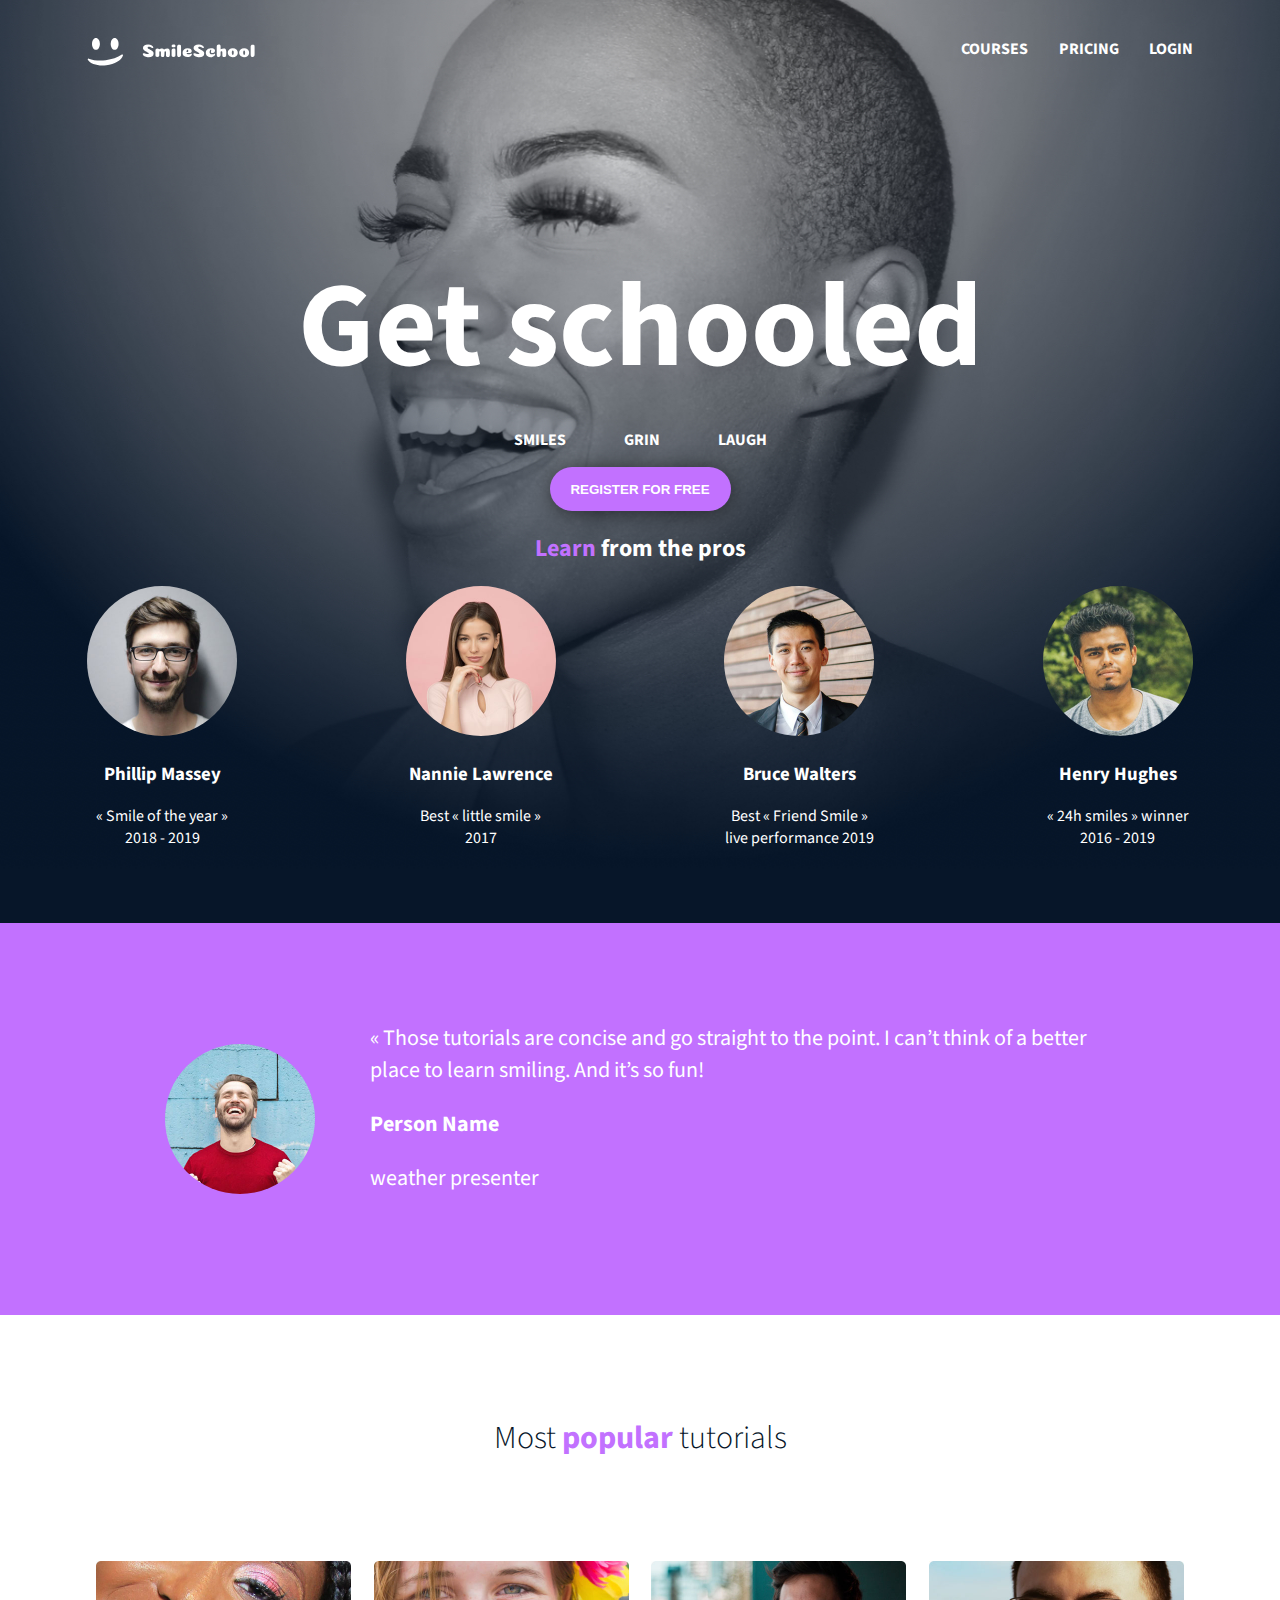
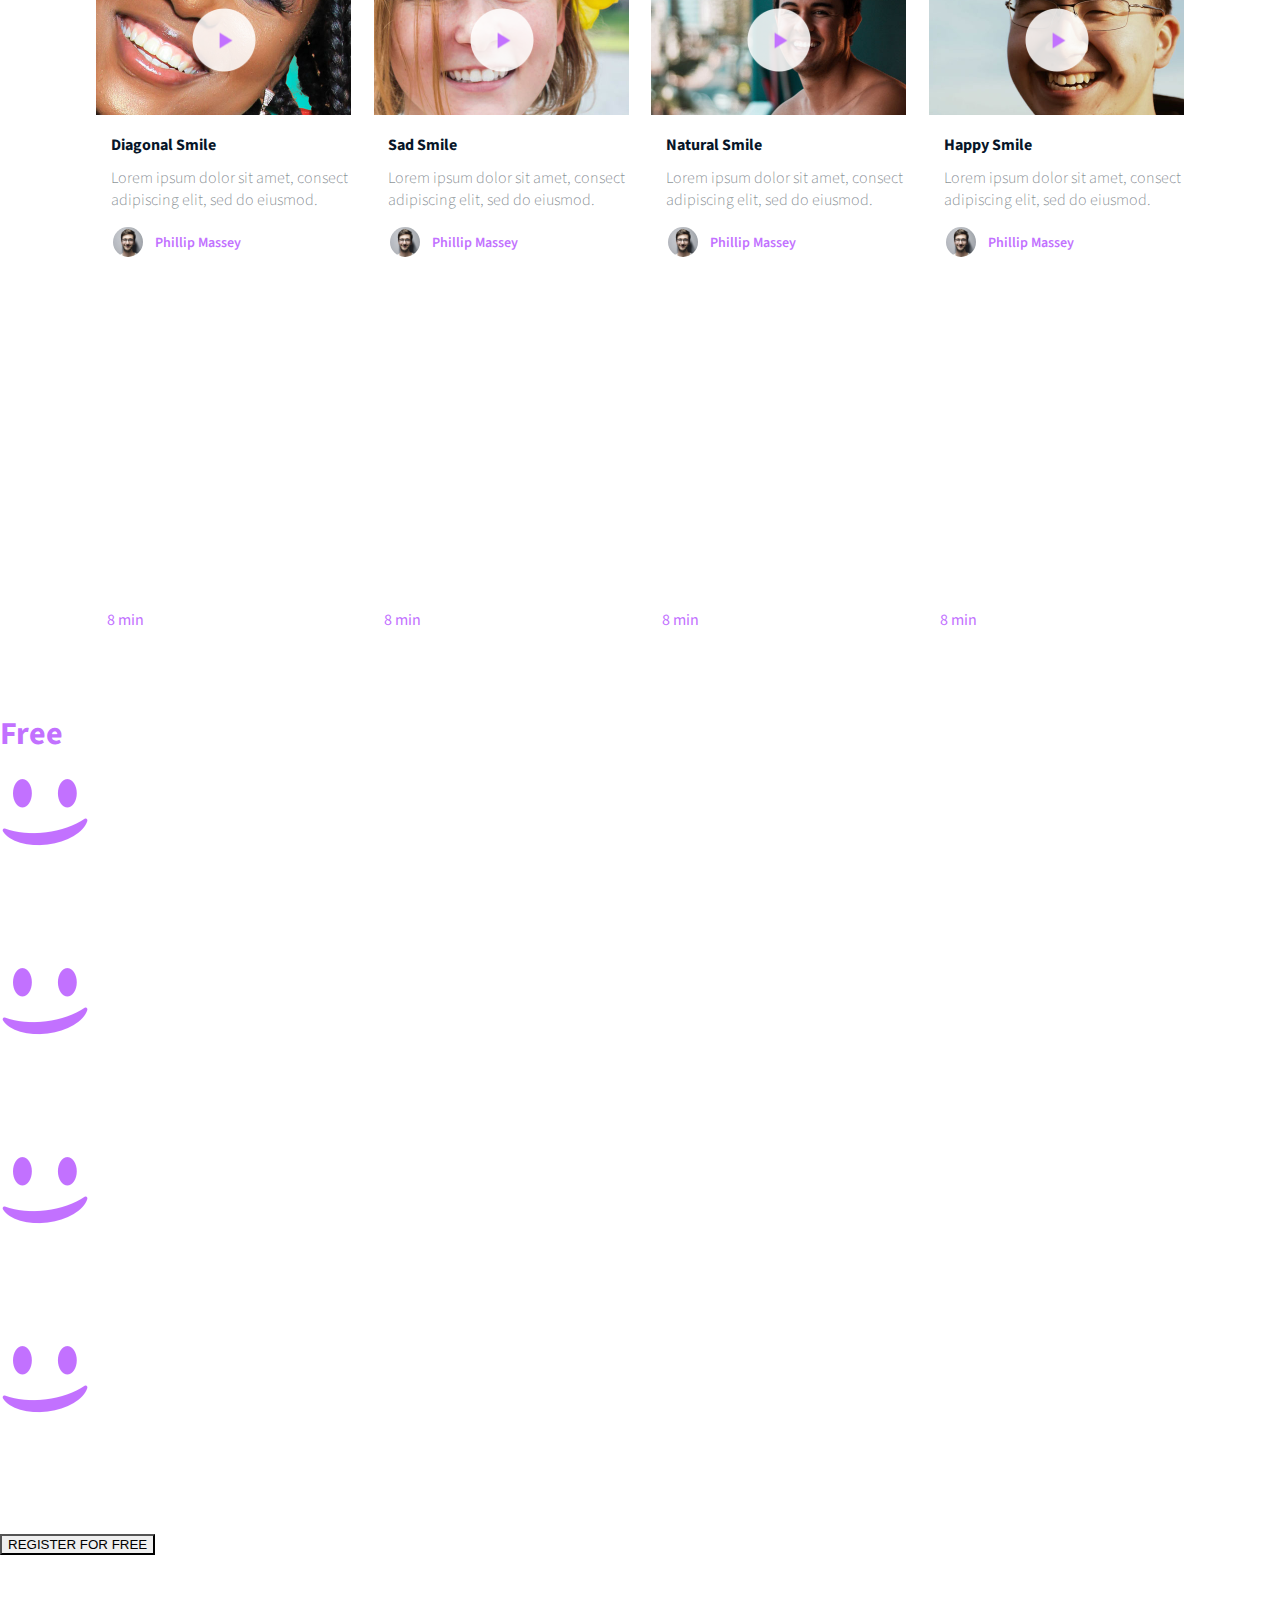
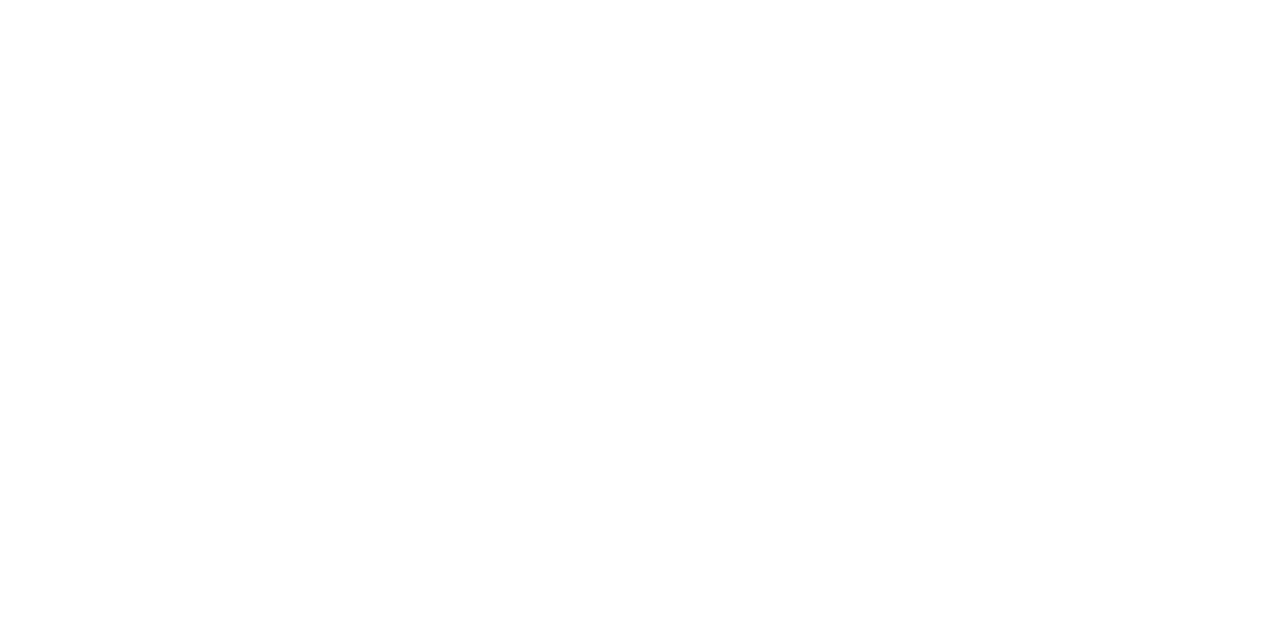
<file: css_advanced/index.html>
<!DOCTYPE html>
<html lang="en">
    <head>
        <link rel="stylesheet" href="styles.css">
        <link rel="preconnect" href="https://fonts.googleapis.com">
        <link rel="preconnect" href="https://fonts.gstatic.com" crossorigin>
        <link href="https://fonts.googleapis.com/css2?family=Source+Sans+3:ital,wght@0,200..900;1,200..900&display=swap" rel="stylesheet">
    </head>
    <body>
        <header>
            <div class="header-wrapper">
                <a><img src="images/logo.svg" class="logo"></a>
                <nav>
                    <a href="#">COURSES</a>
                    <a href="#">PRICING</a>
                    <a href="#">LOGIN</a>
                </nav>
            </div>
            <section class="title-container">
                <div>
                    <h1 class="title">Get schooled</h1>
                    <div class="subtitle-container">
                        <p>SMILES</p>
                        <p>GRIN</p>
                        <p>LAUGH</p>
                    </div>
                    <button class="register-button">
                        <p>REGISTER FOR FREE</p>
                    </button>
                </div>
                <div>
                    <h2><span class="first-word">Learn</span> from the pros</h2>
                    <div class="profiles">
                        <div>
                            <img src="images/profile_1.jpg">
                            <h3>Phillip Massey</h3>
                            <p>« Smile of the year »
                                <br>2018 - 2019</p>
                        </div>
                        <div>
                            <img src="images/profile_2.jpg">
                            <h3>Nannie Lawrence</h3>
                            <p>Best « little smile »
                                <br>2017</p>
                        </div>
                        <div>
                            <img src="images/profile_3.jpg">
                            <h3>Bruce Walters</h3>
                            <p>Best « Friend Smile »
                                <br>live performance 2019</p>
                        </div>
                        <div>
                            <img src="images/profile_4.jpg">
                            <h3>Henry Hughes</h3>
                            <p>« 24h smiles » winner
                                <br>2016 - 2019</p>
                        </div>
                    </div>
                </div>
            </section>
        </header>
        <main>
            <section class="testimonial">
                <div class="testimonial-container">
                    <img src="images/profile_5.jpg">
                    <div>
                        <blockquote>« Those tutorials are concise and go straight to the point. I can’t think of a better place to learn smiling. And it’s so fun!</blockquote>
                        <p class="name">Person Name</p>
                        <p>weather presenter</p>
                    </div>
                </div>
            </div>
            </section>
            <section class="tutorials">
                <h1>Most <span class="first-word">popular</span> tutorials</h1>
                <div class="tutorials-container">
                    <div>
                        <div class="thumbnails">
                            <img src="images/thumbnail_4.jpg" class="thumbnail-photo">
                            <img src="images/play.png" class="play-button">
                        </div>
                        <h2>Diagonal Smile</h2>
                        <p class="video-description">Lorem ipsum dolor sit amet, consect adipiscing elit, sed do eiusmod.</p>
                        <div class="inline-container">
                            <div class="author-container">
                            <h3>Phillip Massey</h3>
                        </div>
                        </div>
                        <div class="rating">
                            <div>
                                <img>
                                <img>
                                <img>
                                <img>
                                <img>
                            </div>
                            <p>8 min</p>
                        </div>
                    </div>
                    <div>
                        <div class="thumbnails">
                            <img src="images/thumbnail_3.jpg" class="thumbnail-photo">
                            <img src="images/play.png" class="play-button">
                        </div>
                        <h2>Sad Smile</h2>
                        <p class="video-description">Lorem ipsum dolor sit amet, consect adipiscing elit, sed do eiusmod.</p>
                        <div class="inline-container">
                            <div class="author-container">
                            <h3>Phillip Massey</h3>
                        </div>
                        </div>
                        <div class="rating">
                            <div>
                                <img>
                                <img>
                                <img>
                                <img>
                                <img>
                            </div>
                            <p>8 min</p>
                        </div>
                    </div>
                    <div>
                        <div class="thumbnails">
                            <img src="images/thumbnail_1.jpg" class="thumbnail-photo">
                            <img src="images/play.png" class="play-button">
                        </div>
                        <h2>Natural Smile</h2>
                        <p class="video-description">Lorem ipsum dolor sit amet, consect adipiscing elit, sed do eiusmod.</p>
                        <div class="inline-container">
                            <div class="author-container">
                            <h3>Phillip Massey</h3>
                        </div>
                        </div>
                        <div class="rating">
                            <div>
                                <img>
                                <img>
                                <img>
                                <img>
                                <img>
                            </div>
                            <p>8 min</p>
                        </div>
                    </div>
                    <div>
                        <div class="thumbnails">
                            <img src="images/thumbnail_2.jpg" class="thumbnail-photo">
                            <img src="images/play.png" class="play-button">
                        </div>
                        <h2>Happy Smile</h2>
                        <p class="video-description">Lorem ipsum dolor sit amet, consect adipiscing elit, sed do eiusmod.</p>
                        <div class="inline-container">
                            <div class="author-container">
                            <h3>Phillip Massey</h3>
                        </div>
                        </div>
                        <div class="rating">
                            <div>
                                <img>
                                <img>
                                <img>
                                <img>
                                <img>
                            </div>
                            <p>8 min</p>
                        </div>
                    </div>
                </div>
            </section>
            <section>
                <h1><span class="first-word">Free</span> membership</h1>
                <div>
                    <div>
                        <img src="images/smile_on.png">
                        <h2>Lorem ipsum</h2>
                        <p>Lorem ipsum dolor sit amet, consectetur adipiscing elit.</p>
                    </div>
                    <div>
                        <img src="images/smile_on.png">
                        <h2>Lorem ipsum</h2>
                        <p>Lorem ipsum dolor sit amet, consectetur adipiscing elit.</p>
                    </div>
                    <div>
                        <img src="images/smile_on.png">
                        <h2>Lorem ipsum</h2>
                        <p>Lorem ipsum dolor sit amet, consectetur adipiscing elit.</p>
                    </div>
                    <div>
                        <img src="images/smile_on.png">
                        <h2>Lorem ipsum</h2>
                        <p>Lorem ipsum dolor sit amet, consectetur adipiscing elit.</p>
                    </div>
                </div>
                <button>REGISTER FOR FREE</button>
            </section>
            <section>
                <h1></h1>
                <div>
                    <div>
                        <div>
                            <h2>How does this work?</h2>
                            <p>Lorem ipsum dolor sit amet, consectetur adipiscing elit, sed do eiusmod tempor incididunt ut labore et dolore magna aliqua. Ut enim ad minim veniam, quis nostrud exercitation ullamco laboris nisi ut aliquip ex ea commodo consequat. Duis aute irure dolor in reprehenderit in voluptate velit esse cillum dolore eu fugiat nulla pariatur. Excepteur sint occaecat cupidatat non proident, sunt in culpa qui officia deserunt mollit anim id est laborum.</p>
                        </div>
                        <div>
                            <h2>How does this work?</h2>
                            <p>Lorem ipsum dolor sit amet, consectetur adipiscing elit, sed do eiusmod tempor incididunt ut labore et dolore magna aliqua. Ut enim ad minim veniam, quis nostrud exercitation ullamco laboris nisi ut aliquip ex ea commodo consequat. Duis aute irure dolor in reprehenderit in voluptate velit esse cillum dolore eu fugiat nulla pariatur. Excepteur sint occaecat cupidatat non proident, sunt in culpa qui officia deserunt mollit anim id est laborum.</p>
                        </div>
                    </div>
                    <div>
                        <div>
                            <h2>How does this work?</h2>
                            <p>Lorem ipsum dolor sit amet, consectetur adipiscing elit, sed do eiusmod tempor incididunt ut labore et dolore magna aliqua. Ut enim ad minim veniam, quis nostrud exercitation ullamco laboris nisi ut aliquip ex ea commodo consequat. Duis aute irure dolor in reprehenderit in voluptate velit esse cillum dolore eu fugiat nulla pariatur. Excepteur sint occaecat cupidatat non proident, sunt in culpa qui officia deserunt mollit anim id est laborum.</p>
                        </div>
                        <div>
                            <h2>How does this work?</h2>
                            <p>Lorem ipsum dolor sit amet, consectetur adipiscing elit, sed do eiusmod tempor incididunt ut labore et dolore magna aliqua. Ut enim ad minim veniam, quis nostrud exercitation ullamco laboris nisi ut aliquip ex ea commodo consequat. Duis aute irure dolor in reprehenderit in voluptate velit esse cillum dolore eu fugiat nulla pariatur. Excepteur sint occaecat cupidatat non proident, sunt in culpa qui officia deserunt mollit anim id est laborum.</p>
                        </div>
                    </div>
                </div>
            </section>
        </main>
        <footer>
            <div>
                <div>
                    <a>
                        <img src="images/logo.svg">
                    </a>
                    <div>
                        <a href="#">
                            <img src="images/Facebook_White.png" alt="link">
                        </a>
                        <a href="#">
                            <img src="images/Twitter_White.png" alt="link">
                        </a>
                        <a href="#">
                            <img src="images/Instagram_White.png" alt="link">
                        </a>
                    </div>
                </div>
                <p></p>
            </div>
        </footer>
    </body>
</html>
</file>
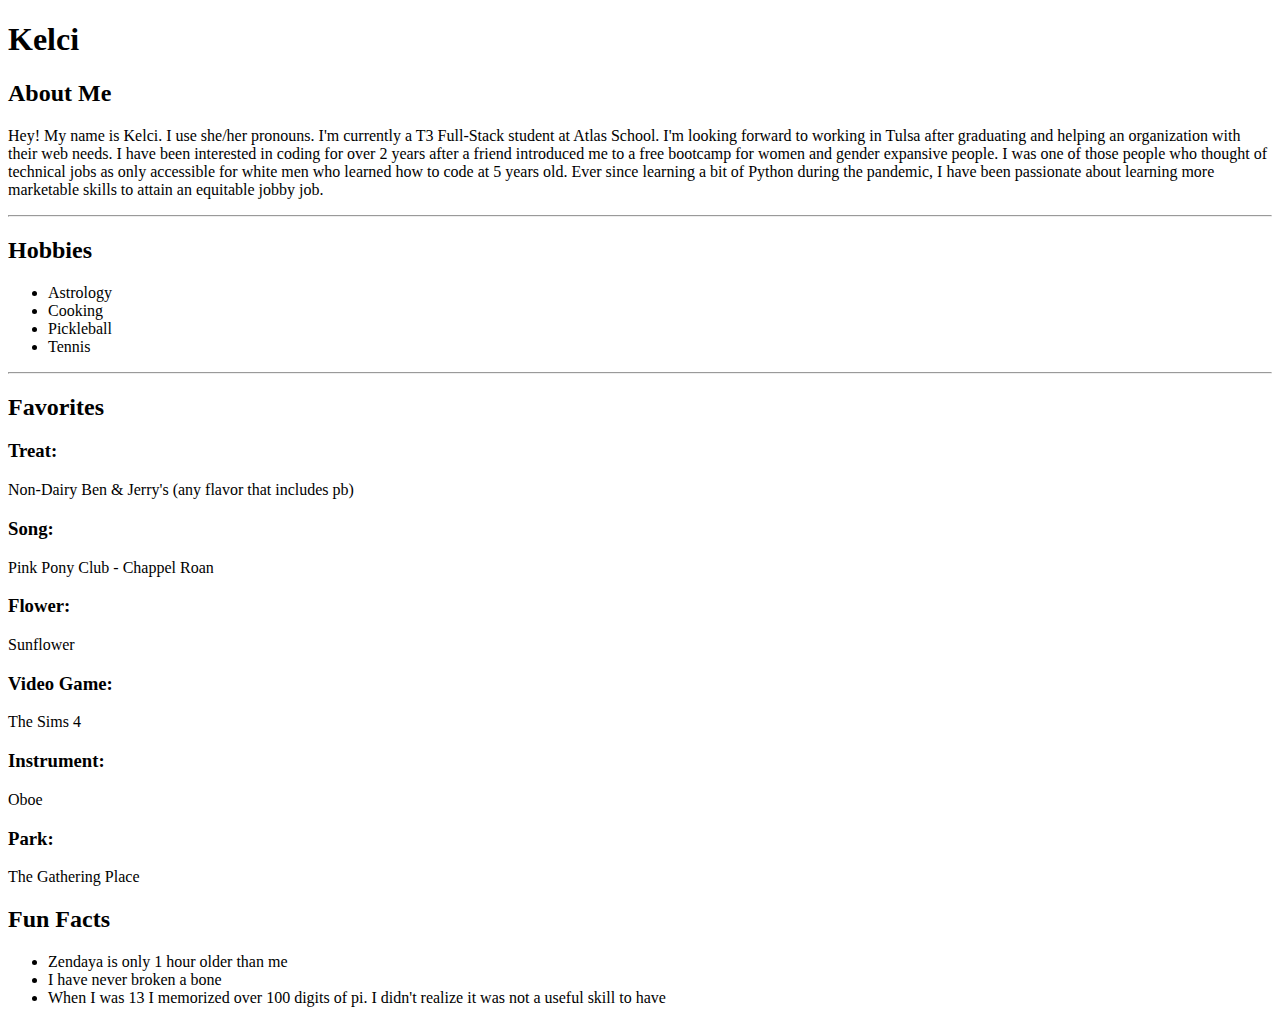
<file: html_head/index.html>
<!DOCTYPE html>
<html lang="en">
    <head>
        <title>Smile School - Home</title>
        <link rel="icon" href="images/favicon.ico" type="image/x-icon">
        <meta charset="UTF-8">
        <meta name="description" content="Smile School - Tutorials for how to have the best smile for any occasion!">
        <meta name="keywords" content="Smile, Tutorial, SmileSchool, Smiles, Grin, Laugh, Happy Smile, Natural Smile, Sad Smile, Diagonal Smile">
        <meta name="author" content="Kelci Atkinson">
        <meta name="viewport" content="width=device-width, initial-scale=1.0">
    </head>
    <body>
        <h1>Kelci</h1>
        <h2>About Me</h2>
        <p>Hey! My name is Kelci. I use she/her pronouns. I'm currently a T3 Full-Stack student at Atlas School. I'm looking forward to working in Tulsa after graduating and helping an organization with their web needs. I have been interested in coding for over 2 years after a friend introduced me to a free bootcamp for women and gender expansive people. I was one of those people who thought of technical jobs as only accessible for white men who learned how to code at 5 years old. Ever since learning a bit of Python during the pandemic, I have been passionate about learning more marketable skills to attain an equitable jobby job.</p>
        <hr>
        <h2>Hobbies</h2>
        <ul>
            <li>Astrology</li>
            <li>Cooking</li>
            <li>Pickleball</li>
            <li>Tennis</li>
        </ul>
        <hr>
        <h2>Favorites</h2>
        <h3>Treat:</h3>
        <p>Non-Dairy Ben & Jerry's (any flavor that includes pb)</p>
        <h3>Song:</h3>
        <p>Pink Pony Club - Chappel Roan</p>
        <h3>Flower:</h3>
        <p>Sunflower</p>
        <h3>Video Game:</h3>
        <p>The Sims 4</p>
        <h3>Instrument:</h3>
        <p>Oboe</p>
        <h3>Park:</h3>
        <p>The Gathering Place</p>
        <h2>Fun Facts</h2>
        <ul>
            <li>Zendaya is only 1 hour older than me</li>
            <li>I have never broken a bone</li>
            <li>When I was 13 I memorized over 100 digits of pi. I didn't realize it was not a useful skill to have</li>
        </ul>
    </body>
</html>
</file>
<file: css_advanced/styles.css>
body {
    margin: 0;
    padding: 0;
    font-family: "Source Sans 3", sans-serif;
    color: white;
}
header {
    background-image: url('images/pic_1.jpg');
    background-size: cover;
    background-position: center;
}

.header-wrapper {
    max-width: 1106px;
    padding-top: 38px;
    margin: auto;
    display: flex;
    justify-content: space-between;
}

nav {
    width: 232px;
    display: flex;
    justify-content: space-between;
}

a {
    text-decoration: none;
    color: white;
    font-weight: 700;
}

.title-container {
    width: 1106px;
    margin: auto;
    text-align: center;
}

.title {
    font-size: 120px;
    font-weight: 700px;
    margin: auto;
    padding-top: 168px;
}

.profiles {
    display: flex;
    justify-content: space-between;
}
.profiles div img {
    width: 150px;
    border-radius: 50%;
}

.subtitle-container {
    width: 253px;
    margin: auto;
    display: flex;
    justify-content: space-between;
    font-size: 16px;
    font-weight: 700;
}
button {
    appearance: none;
    outline: none;
}

.register-button {
    border-radius: 22px;
    text-align: center;
    width: 181px;
    height: 44px;
    background-color: #C271FF;
    color: white;
    font-weight: 600;
    display: flex;
    align-items: center;
    justify-content: center;
    margin: auto;
    box-shadow: 0px 2px 20px 0px rgba(0, 0, 0, 0.50);
    appearance: none;
    padding: 0px;
    border: none;
    cursor: pointer;
}

.register-button p {
    height: 18px;
    width: 121px;
    white-space: nowrap;
    display: flex;
    justify-content: center;
    font-style: normal;
    align-items: center;
    padding: 0px;
    margin: 0px;
}

.h2 {
    font-weight: bold;
}

.first-word {
    color: #C271FF;
    font-weight: bold;
}

.profiles {
    padding-bottom: 58px;
}

.testimonial {
    background-color: #C271FF;
    display: flex;
    justify-content: center;
}

.testimonial img {
    width: 150px;
    height: 150px;
    border-radius: 50%;
}

.testimonial-container {
    width: 950px;
    height: 392px;
    display: flex;
    justify-content: space-between;
    align-items: center;
    gap: 55px;
    font-size: 22px;
}

blockquote {
    margin: 0;
}

.name {
    font-weight: bold;
}

.tutorials {
    display: flex;
    justify-content: center;
    padding-bottom: 20px;;
    flex-direction: column;
    margin: auto;
    color: #071629;
}

.tutorials h1 {
    margin: 100px;
    text-align: center;
    font-weight: 300;
    font-size: 32px;
    color: 071629;
}

.tutorials-container {
    width: 1111px;
    display: flex;
    margin: auto;
}

.tutorials img {
    width: 255px;
}

.tutorials-container h2 {
    color:#071629;
    position: absolute;
    margin-top: 160px;
    width: 255px;
    font-size: 16px;
    font-weight: 700;
    padding-top: 13px;
    padding-left: 26px;
}

.rating p {
    color: #C271FF;
    margin-top: 220px;
    padding: 22px;
}

.thumbnails {
    position: relative;
    justify-content: center;
    align-items: center;
    margin: auto;
    width: 255px;
}

.video-description {
    color: rgba(7, 22, 41, 0.50);
    position: relative;
    width: 242px;
    top: 190px;
    display: inline-block;
    padding-left: 26px;
    font-weight: 300;
}

.thumbnail-photo {
    position: absolute;
    width: 255px;
}

.play-button {
    position: absolute;
    max-width: 64px;
    top: 47px;
    right: 95px;
}

.inline-container {
    display: flex;
    align-items: center;
    margin-top: 190px;
    padding-left: 26px;
}

.author-container {
    background-image: url(images/profile_1.jpg);
    background-size: cover;
    border-radius: 50%;
    width: 30px;
    height: 30px;
    display: inline-block;
    margin-left: 2px;
}

.tutorials-container h3 {
    color:#C271FF;
    font-size: 14px;
    font-weight: 600;
    width: 255px;
    padding-left: 56px;
    display: inline-block;
    margin-top: 6px;
    padding-left: 42px;
}
</file>
